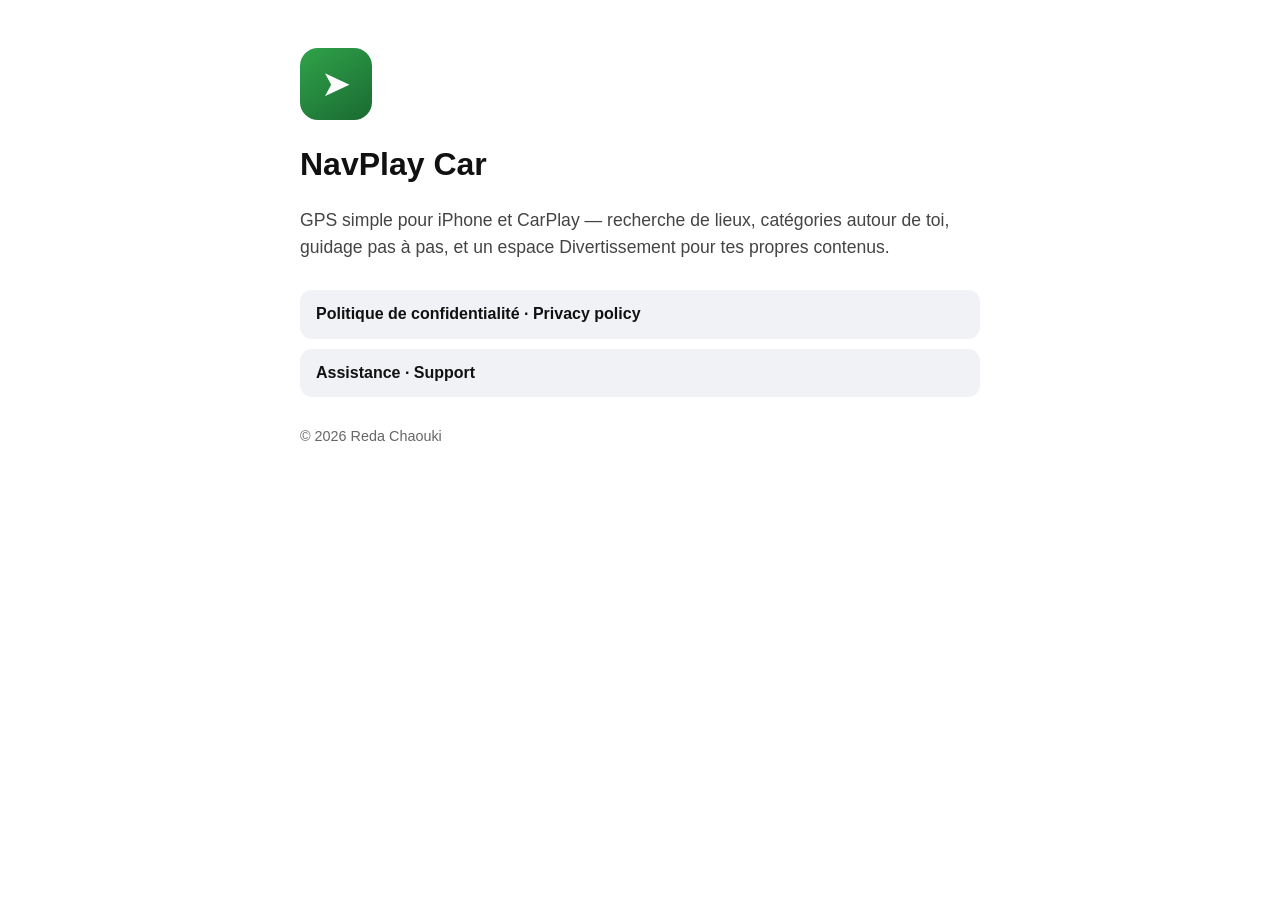
<file: index.html>
<!doctype html>
<html lang="fr">
<head>
<meta charset="utf-8">
<meta name="viewport" content="width=device-width, initial-scale=1">
<title>NavPlay Car</title>
<link rel="stylesheet" href="style.css">
</head>
<body>
<main>
  <div class="icon">➤</div>
  <h1>NavPlay Car</h1>
  <p class="lead">GPS simple pour iPhone et CarPlay — recherche de lieux, catégories autour de toi, guidage pas à pas, et un espace Divertissement pour tes propres contenus.</p>
  <nav>
    <a href="privacy.html">Politique de confidentialité · Privacy policy</a>
    <a href="support.html">Assistance · Support</a>
  </nav>
  <p class="small">© 2026 Reda Chaouki</p>
</main>
</body>
</html>
</file>
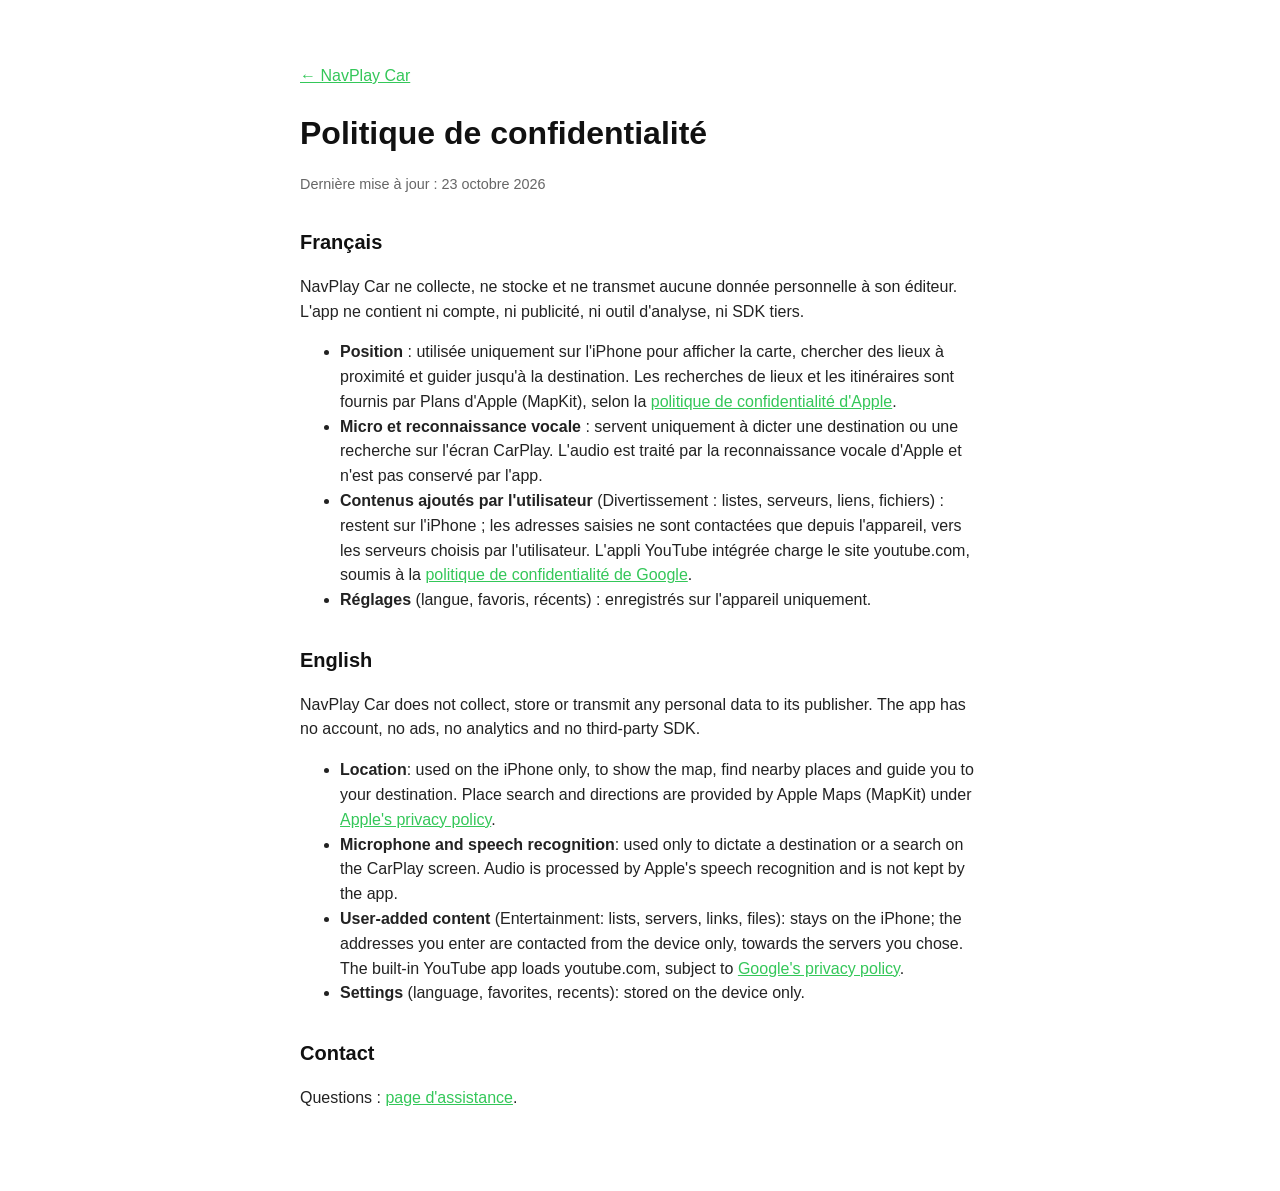
<file: privacy.html>
<!doctype html>
<html lang="fr">
<head>
<meta charset="utf-8">
<meta name="viewport" content="width=device-width, initial-scale=1">
<title>NavPlay Car — Politique de confidentialité</title>
<link rel="stylesheet" href="style.css">
</head>
<body>
<main>
  <p><a href="index.html">← NavPlay Car</a></p>
  <h1>Politique de confidentialité</h1>
  <p class="small">Dernière mise à jour : 23 octobre 2026</p>

  <h2>Français</h2>
  <p>NavPlay Car ne collecte, ne stocke et ne transmet aucune donnée personnelle à son éditeur. L'app ne contient ni compte, ni publicité, ni outil d'analyse, ni SDK tiers.</p>
  <ul>
    <li><strong>Position</strong> : utilisée uniquement sur l'iPhone pour afficher la carte, chercher des lieux à proximité et guider jusqu'à la destination. Les recherches de lieux et les itinéraires sont fournis par Plans d'Apple (MapKit), selon la <a href="https://www.apple.com/legal/privacy/">politique de confidentialité d'Apple</a>.</li>
    <li><strong>Micro et reconnaissance vocale</strong> : servent uniquement à dicter une destination ou une recherche sur l'écran CarPlay. L'audio est traité par la reconnaissance vocale d'Apple et n'est pas conservé par l'app.</li>
    <li><strong>Contenus ajoutés par l'utilisateur</strong> (Divertissement : listes, serveurs, liens, fichiers) : restent sur l'iPhone ; les adresses saisies ne sont contactées que depuis l'appareil, vers les serveurs choisis par l'utilisateur. L'appli YouTube intégrée charge le site youtube.com, soumis à la <a href="https://policies.google.com/privacy">politique de confidentialité de Google</a>.</li>
    <li><strong>Réglages</strong> (langue, favoris, récents) : enregistrés sur l'appareil uniquement.</li>
  </ul>

  <h2>English</h2>
  <p>NavPlay Car does not collect, store or transmit any personal data to its publisher. The app has no account, no ads, no analytics and no third-party SDK.</p>
  <ul>
    <li><strong>Location</strong>: used on the iPhone only, to show the map, find nearby places and guide you to your destination. Place search and directions are provided by Apple Maps (MapKit) under <a href="https://www.apple.com/legal/privacy/">Apple's privacy policy</a>.</li>
    <li><strong>Microphone and speech recognition</strong>: used only to dictate a destination or a search on the CarPlay screen. Audio is processed by Apple's speech recognition and is not kept by the app.</li>
    <li><strong>User-added content</strong> (Entertainment: lists, servers, links, files): stays on the iPhone; the addresses you enter are contacted from the device only, towards the servers you chose. The built-in YouTube app loads youtube.com, subject to <a href="https://policies.google.com/privacy">Google's privacy policy</a>.</li>
    <li><strong>Settings</strong> (language, favorites, recents): stored on the device only.</li>
  </ul>

  <h2>Contact</h2>
  <p>Questions : <a href="support.html">page d'assistance</a>.</p>
</main>
</body>
</html>
</file>
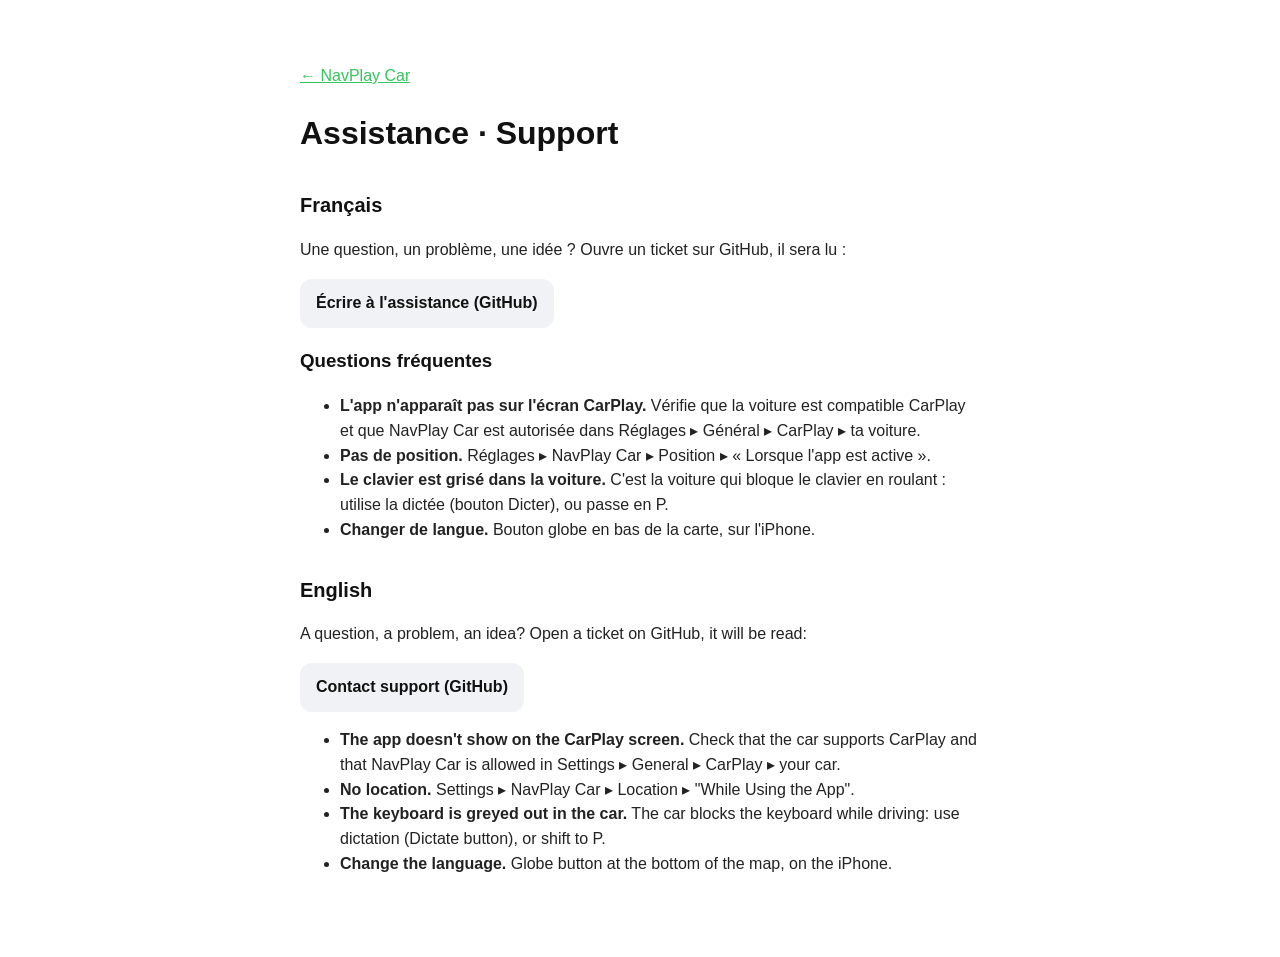
<file: support.html>
<!doctype html>
<html lang="fr">
<head>
<meta charset="utf-8">
<meta name="viewport" content="width=device-width, initial-scale=1">
<title>NavPlay Car — Assistance</title>
<link rel="stylesheet" href="style.css">
</head>
<body>
<main>
  <p><a href="index.html">← NavPlay Car</a></p>
  <h1>Assistance · Support</h1>

  <h2>Français</h2>
  <p>Une question, un problème, une idée ? Ouvre un ticket sur GitHub, il sera lu :</p>
  <p><a class="button" href="https://github.com/Redachk2001/navplaycar/issues/new">Écrire à l'assistance (GitHub)</a></p>
  <h3>Questions fréquentes</h3>
  <ul>
    <li><strong>L'app n'apparaît pas sur l'écran CarPlay.</strong> Vérifie que la voiture est compatible CarPlay et que NavPlay Car est autorisée dans Réglages ▸ Général ▸ CarPlay ▸ ta voiture.</li>
    <li><strong>Pas de position.</strong> Réglages ▸ NavPlay Car ▸ Position ▸ « Lorsque l'app est active ».</li>
    <li><strong>Le clavier est grisé dans la voiture.</strong> C'est la voiture qui bloque le clavier en roulant : utilise la dictée (bouton Dicter), ou passe en P.</li>
    <li><strong>Changer de langue.</strong> Bouton globe en bas de la carte, sur l'iPhone.</li>
  </ul>

  <h2>English</h2>
  <p>A question, a problem, an idea? Open a ticket on GitHub, it will be read:</p>
  <p><a class="button" href="https://github.com/Redachk2001/navplaycar/issues/new">Contact support (GitHub)</a></p>
  <ul>
    <li><strong>The app doesn't show on the CarPlay screen.</strong> Check that the car supports CarPlay and that NavPlay Car is allowed in Settings ▸ General ▸ CarPlay ▸ your car.</li>
    <li><strong>No location.</strong> Settings ▸ NavPlay Car ▸ Location ▸ "While Using the App".</li>
    <li><strong>The keyboard is greyed out in the car.</strong> The car blocks the keyboard while driving: use dictation (Dictate button), or shift to P.</li>
    <li><strong>Change the language.</strong> Globe button at the bottom of the map, on the iPhone.</li>
  </ul>
</main>
</body>
</html>
</file>
<file: style.css>
:root { color-scheme: light dark; --accent: #34c759; }
* { box-sizing: border-box; }
body { margin: 0; font-family: -apple-system, BlinkMacSystemFont, "Segoe UI", Roboto, sans-serif; line-height: 1.55; background: #0e1016; color: #f2f3f5; }
main { max-width: 720px; margin: 0 auto; padding: 48px 20px 64px; }
.icon { width: 72px; height: 72px; border-radius: 18px; background: linear-gradient(145deg, #2fa34a, #1a6a31); display: flex; align-items: center; justify-content: center; font-size: 36px; color: #fff; transform: none; }
h1 { font-size: 2rem; margin: 20px 0 8px; }
h2 { font-size: 1.25rem; margin-top: 32px; }
.lead { font-size: 1.1rem; color: #c9ccd3; }
nav { display: flex; flex-direction: column; gap: 10px; margin: 28px 0; }
nav a, a.button { display: inline-block; padding: 12px 16px; border-radius: 12px; background: #1b1f29; color: #fff; text-decoration: none; font-weight: 600; }
nav a:hover, a.button:hover { background: #262b38; }
a { color: var(--accent); }
.small { color: #8a8f99; font-size: .9rem; }
p, li { color: #d8dbe1; }
@media (prefers-color-scheme: light) {
  body { background: #fff; color: #111; }
  .lead { color: #444; } p, li { color: #222; }
  nav a, a.button { background: #f1f2f5; color: #111; } nav a:hover, a.button:hover { background: #e4e6ec; }
  .small { color: #666; }
}
</file>
